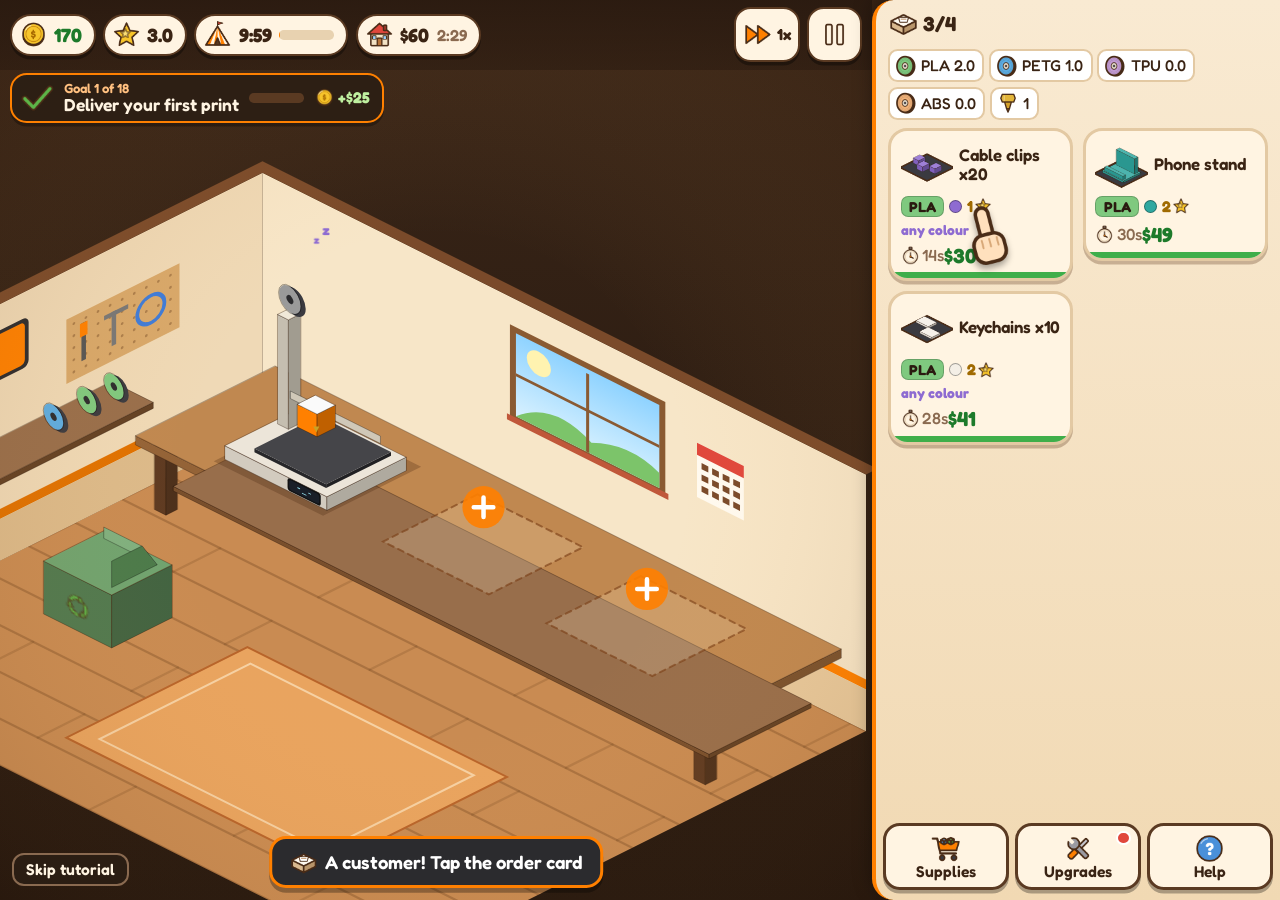
<file: index.html>
<!doctype html>
<html lang="en">
<head>
<meta charset="utf-8">
<meta name="viewport" content="width=device-width, initial-scale=1, viewport-fit=cover, user-scalable=no">
<meta name="theme-color" content="#2a1a10">
<meta name="description" content="Bonsai Lab: run a tiny cozy 3D-printing shop against the clock. Fix clogged nozzles, keep customers happy, make it to the expo.">
<title>Bonsai Lab</title>
<link rel="icon" href="icons/icon.svg">
<link rel="stylesheet" href="style.css">
</head>
<body>
<div id="app">
  <canvas id="cv"></canvas>

  <!-- in-season HUD -->
  <div id="hud" class="hidden">
    <div class="topbar" id="topbar">
      <span class="chip money" title="Money"><i data-ic="coin"></i><b id="hMoney">0</b></span>
      <span class="chip" title="Shop rating"><i data-ic="star"></i><b id="hRating">3.0</b></span>
      <span class="chip timer" title="Time until the expo"><i data-ic="expo"></i><b id="hTime">10:00</b><i class="tbar"><i id="hTimeBar"></i></i></span>
      <span class="chip rent" id="hRentChip" title="Next rent"><i data-ic="house"></i><b id="hRent">$60</b><small id="hRentT">2:30</small></span>
      <span class="grow"></span>
      <button class="round" id="btnSpeed" aria-label="Speed"><i data-ic="fast"></i><small id="speedTxt">1x</small></button>
      <button class="round" id="btnPause" aria-label="Pause"><i data-ic="pause"></i></button>
    </div>
    <div id="goalBar" class="goalbar hidden"><i id="goalIc" class="gic"></i><span class="gtxt"><small id="goalN">Goal 1</small><b id="goalTxt"></b></span><span class="gprog"><i id="goalProg"></i></span><span class="grew" id="goalRew"></span></div>
    <div id="tray">
      <div class="tray-head">
        <span class="th-title"><i data-ic="inbox"></i><b id="ordCount">0</b></span>
        <div class="inv" id="inv"></div>
      </div>
      <div id="orders" class="orders"></div>
      <div class="actions">
        <button class="act" id="btnShop"><i data-ic="cart"></i><small>Supplies</small></button>
        <button class="act" id="btnUps"><i data-ic="tools"></i><small>Upgrades</small><i class="dot hidden" id="dotUps"></i></button>
        <button class="act" id="btnHelp"><i data-ic="help"></i><small>Help</small></button>
      </div>
    </div>
    <div id="hint" class="hidden"></div>
    <div id="pointer" class="hidden"><i data-ic="hand"></i></div>
    <button id="skipTut" class="hidden">Skip tutorial</button>
  </div>

  <!-- between seasons -->
  <div id="home" class="hidden">
    <header class="hometop">
      <div class="logo"><span class="lg-b">Bonsai</span> <span class="lg-l">Lab</span></div>
      <div class="wallet"><span class="chip" title="Reputation"><i data-ic="medal"></i><b id="repTxt">0</b></span><span class="chip hidden" id="trophyChip" title="Trophies"><i data-ic="trophy"></i><b id="trophyTxt">0</b></span>
        <button class="round small" id="btnMusic" aria-label="Music"></button><button class="round small" id="btnSfx" aria-label="Sound effects"></button></div>
    </header>
    <section class="tab" id="tab-lab">
      <div class="spacer"></div>
      <div class="card home-card">
        <div class="homegoal hidden" id="homeGoal"></div>
        <div class="labline" id="labLine"></div>
        <button class="big-go" id="btnGo"><span id="goTxt">Start season</span><small id="goSub">~10 min, expo at the end</small></button>
        <div class="records" id="records"></div>
      </div>
    </section>
    <section class="tab hidden" id="tab-research">
      <div class="maphead"><b><i data-ic="flask"></i> Research</b><span>Spend Reputation <i data-ic="medal"></i>. Kept between seasons.</span></div>
      <div class="mapwrap" id="resMap"></div>
    </section>
    <section class="tab hidden" id="tab-labs">
      <div class="maphead"><b><i data-ic="map"></i> Your labs</b><span id="labsSub">Move up to a bigger lab to prestige.</span></div>
      <div class="mapwrap" id="labMap"></div>
    </section>
    <section class="tab hidden" id="tab-more">
      <div class="card settings" id="helpCard"></div>
    </section>
    <nav class="tabs">
      <button data-tab="lab" class="on"><i data-ic="garage"></i><small>Lab</small></button>
      <button data-tab="research"><i data-ic="flask"></i><small>Research</small><i class="dot hidden" id="dotRes"></i></button>
      <button data-tab="labs"><i data-ic="map"></i><small>Labs</small><i class="dot hidden" id="dotLabs"></i></button>
      <button data-tab="more"><i data-ic="gear"></i><small>More</small></button>
    </nav>
  </div>

  <div id="sheet" class="modal hidden"><div class="sheet card" id="sheetCard"></div></div>
  <div id="alert" class="modal hidden"><div class="alertcard" id="alertCard"></div></div>
  <div id="pauseMenu" class="modal hidden"><div class="card pausecard" id="pauseCard"></div></div>
  <div id="summary" class="modal hidden"><div class="card" id="sumCard"></div></div>
  <div id="goalPop" class="hidden"></div>
  <div id="toast"></div>
  <div id="boot"><div class="bootlogo"><span class="lg-b">Bonsai</span> <span class="lg-l">Lab</span></div></div>
</div>
<script src="js/platform.js"></script>
<script src="js/data.js"></script>
<script src="js/core.js"></script>
<script src="js/models.js"></script>
<script src="js/icons.js"></script>
<script src="js/audio.js"></script>
<script src="js/render.js"></script>
<script src="js/maps.js"></script>
<script src="js/game.js"></script>
</body>
</html>
</file>
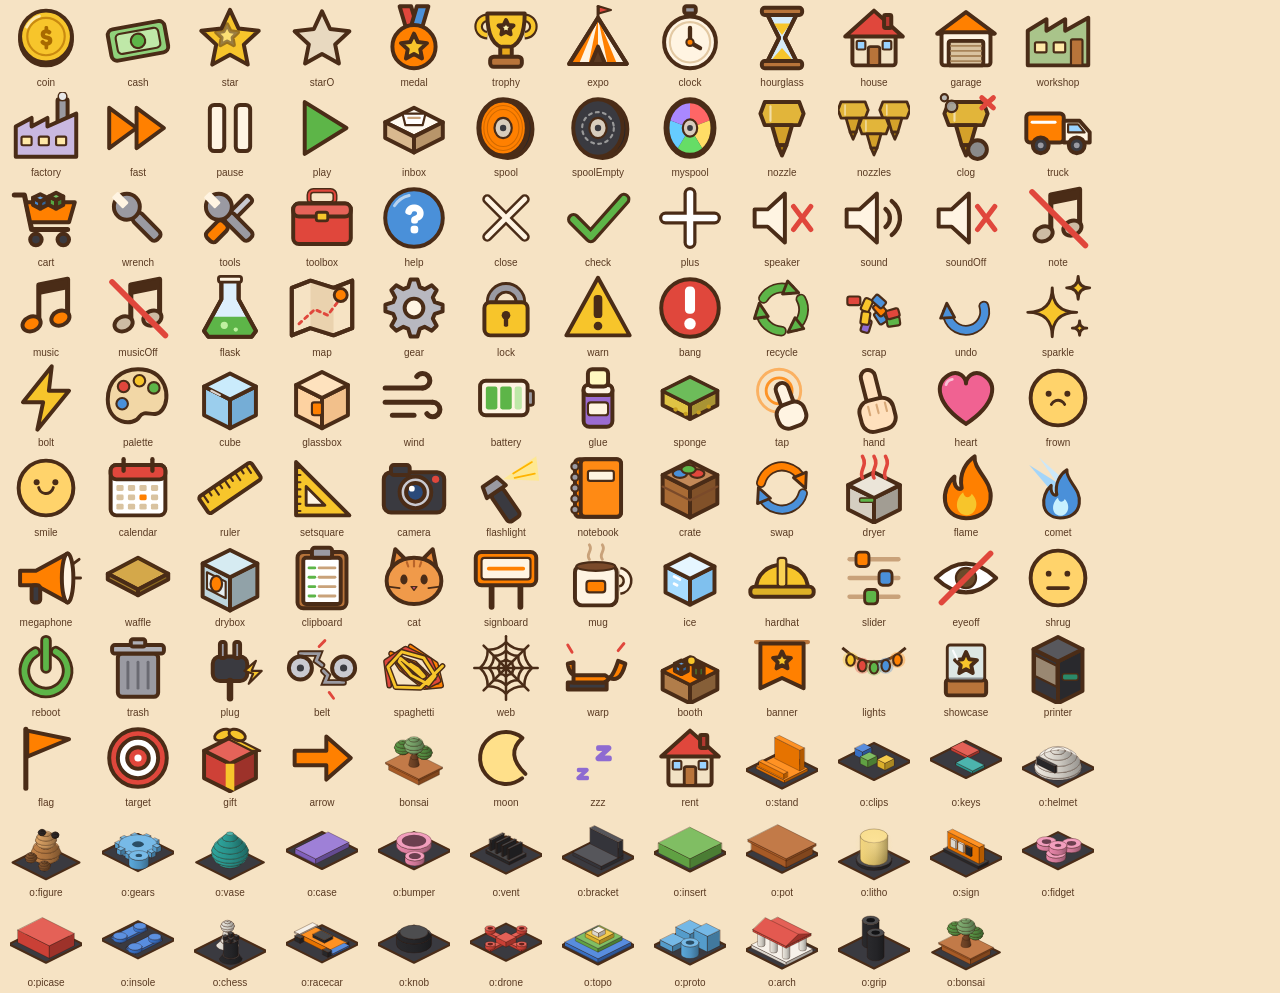
<file: tools/icon-sheet.html>
<!doctype html><html><head><meta charset="utf-8"><style>@font-face{font-family:Fredoka;src:url(../fonts/fredoka.woff)}body{margin:0;background:#f6e3c4;font:12px Fredoka,sans-serif}</style></head>
<body><canvas id="c"></canvas>
<script src="../js/models.js"></script><script src="../js/icons.js"></script>
<script>
document.fonts.load('900 40px Fredoka').then(() => {
  const names = BL.Icons.names().concat(['o:stand','o:clips','o:keys','o:helmet','o:figure','o:gears','o:vase','o:case','o:bumper','o:vent','o:bracket','o:insert','o:pot','o:litho','o:sign','o:fidget','o:picase','o:insole','o:chess','o:racecar','o:knob','o:drone','o:topo','o:proto','o:arch','o:grip','o:bonsai']);
  const S = +(new URLSearchParams(location.search).get('s') || 72), cols = 12, cw = S + 20, ch = S + 18;
  const c = document.getElementById('c'); c.width = cols * cw; c.height = Math.ceil(names.length / cols) * ch; const g = c.getContext('2d');
  names.forEach((n, i) => { const x = (i % cols) * cw, y = Math.floor(i / cols) * ch; BL.Icons.draw(g, n, x + cw / 2, y + S / 2 + 2, S); g.fillStyle = '#5a3a22'; g.textAlign = 'center'; g.fillText(n, x + cw / 2, y + S + 14); });
  document.title = 'done';
});
</script></body></html>
</file>
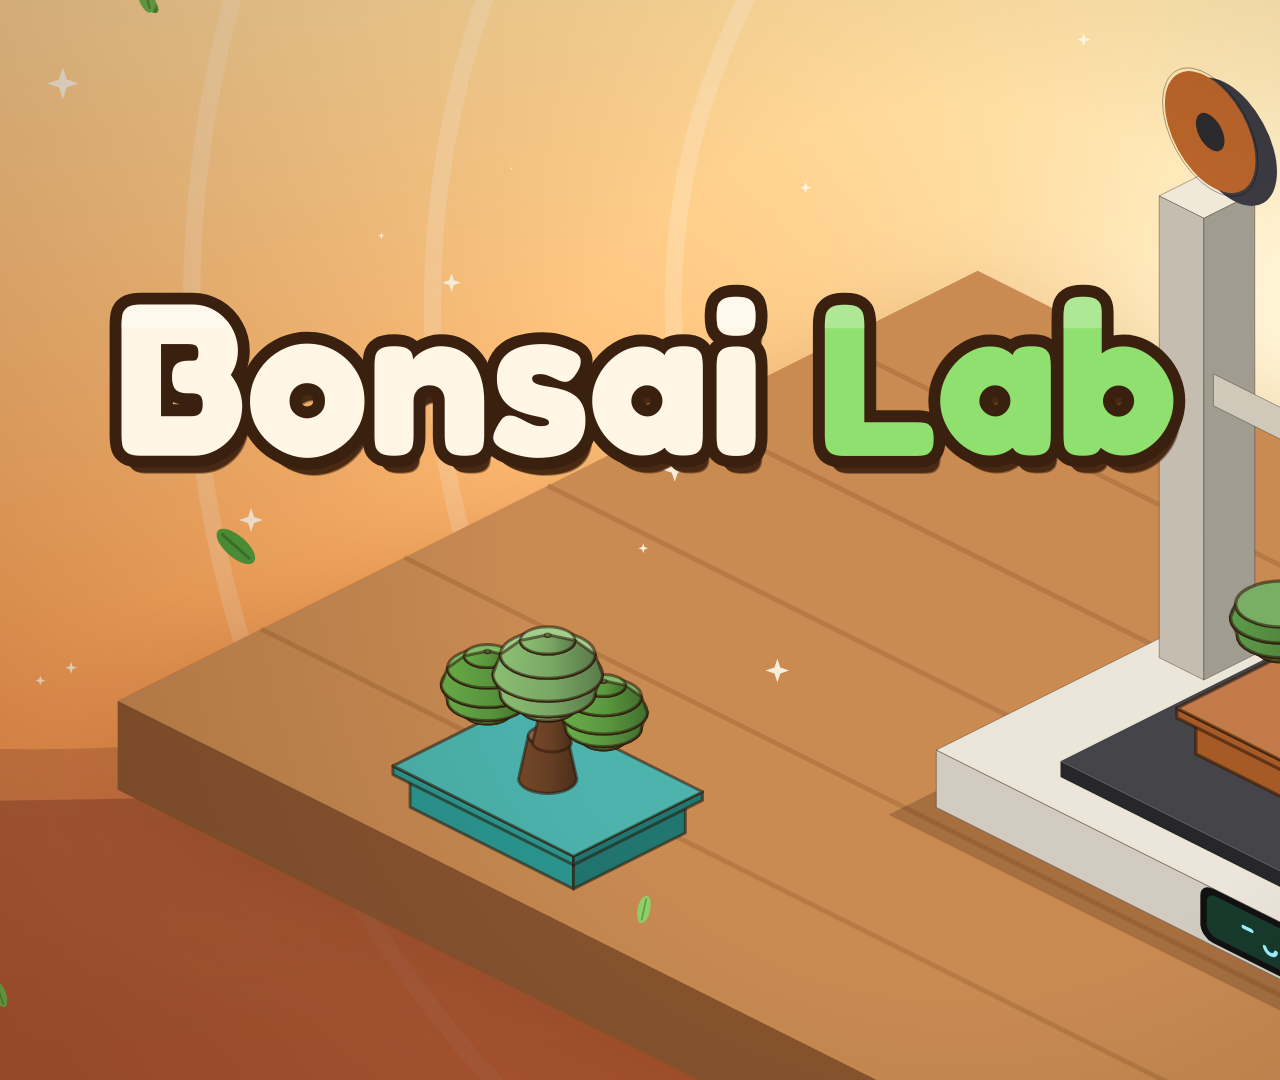
<file: tools/cover/cover.html>
<!doctype html>
<!-- Bonsai Lab cover art, drawn entirely in code (canvas). ?w=1920&h=1080[&t=seconds]
     A big friendly printer printing a bonsai on a workbench at golden hour, plus the title. Used by make-covers.js / make-videos.js. -->
<html><head><meta charset="utf-8"><style>
@font-face { font-family: 'Fredoka'; src: url('../../fonts/fredoka.woff') format('woff'); font-weight: 300 700; }
html, body { margin: 0; background: #000; overflow: hidden; } canvas { display: block; }
</style></head><body><canvas id="c"></canvas>
<script src="../../js/data.js"></script><script src="../../js/core.js"></script><script src="../../js/models.js"></script>
<script src="../../js/icons.js"></script><script src="../../js/render.js"></script>
<script>
const q = new URLSearchParams(location.search), W = +q.get('w') || 1920, H = +q.get('h') || 1080;
const cv = document.getElementById('c'); cv.width = W; cv.height = H; const g = cv.getContext('2d');
const R = BL.Render, MD = BL.Models;
function rnd(seed) { let s = seed; return () => (s = (s * 16807) % 2147483647) / 2147483647; }
function slab(cx, cy, k, w, d, h, top, left, right) { // iso box centred on its top-front corner area
  const P = (x, y, z) => [cx + (x - y) * k, cy + (x + y) * k / 2 - z * k];
  const f = (pts, c) => { g.beginPath(); pts.forEach((p, i) => (i ? g.lineTo(...p) : g.moveTo(...p))); g.closePath(); g.fillStyle = c; g.fill(); };
  f([P(0, 0, h), P(w, 0, h), P(w, d, h), P(0, d, h)], top);
  f([P(0, d, h), P(w, d, h), P(w, d, 0), P(0, d, 0)], left);
  f([P(w, 0, h), P(w, d, h), P(w, d, 0), P(w, 0, 0)], right);
  return P;
}
function leaf(x, y, s, a, c) { g.save(); g.translate(x, y); g.rotate(a); g.fillStyle = c; g.beginPath(); g.ellipse(0, 0, s, s * 0.45, 0, 0, 7); g.fill();
  g.strokeStyle = 'rgba(30,60,20,.35)'; g.lineWidth = Math.max(1, s * 0.12); g.beginPath(); g.moveTo(-s * 0.8, 0); g.lineTo(s * 0.8, 0); g.stroke(); g.restore(); }
function title(cx, cy, size, align) {
  g.textAlign = align || 'center'; g.textBaseline = 'alphabetic'; g.lineJoin = 'round';
  const parts = [['Bonsai ', '#fff6e6'], ['Lab', '#8fe06e']];
  g.font = `700 ${size}px Fredoka`;
  const tw = parts.reduce((a, [t]) => a + g.measureText(t).width, 0);
  let x = align === 'left' ? cx : cx - tw / 2; g.textAlign = 'left';
  const depth = Math.round(size * 0.085);
  for (const [t, col] of parts) {
    const w = g.measureText(t).width;
    for (let d = depth; d > 0; d--) { g.fillStyle = d === depth ? 'rgba(40,20,8,.45)' : '#4a2a14'; g.fillText(t, x + d * 0.35, cy + d); }
    g.strokeStyle = '#3a200e'; g.lineWidth = size * 0.11; g.strokeText(t, x, cy);
    g.fillStyle = col; g.fillText(t, x, cy);
    g.save(); g.beginPath(); g.rect(x - 10, cy - size, w + 20, size * 0.42); g.clip(); g.fillStyle = 'rgba(255,255,255,.28)'; g.fillText(t, x, cy); g.restore();
    x += w;
  }
  return tw;
}
function draw(t) {
  const L = W / H > 1.3 ? 'wide' : (W / H < 0.8 ? 'tall' : 'square');
  const u = Math.min(W, H * (L === 'wide' ? 1.0 : 1)) / 1080;
  // sky: golden hour
  const sk = g.createLinearGradient(0, 0, 0, H); sk.addColorStop(0, '#ffd99a'); sk.addColorStop(0.55, '#ffab5e'); sk.addColorStop(1, '#e8763a');
  g.fillStyle = sk; g.fillRect(0, 0, W, H);
  // printer anchor
  const px = L === 'wide' ? W * 0.7 : W * 0.47, py = L === 'wide' ? H * 0.56 : (L === 'tall' ? H * 0.64 : H * 0.66);
  const ps = (L === 'wide' ? 860 : L === 'tall' ? 560 : 470) * (L === 'wide' ? H / 1080 : W / 800);
  // sun glow
  const sun = g.createRadialGradient(px, py - ps * 0.35, ps * 0.05, px, py - ps * 0.35, ps * 1.2);
  sun.addColorStop(0, 'rgba(255,250,225,.95)'); sun.addColorStop(0.35, 'rgba(255,235,180,.55)'); sun.addColorStop(1, 'rgba(255,200,120,0)');
  g.fillStyle = sun; g.fillRect(0, 0, W, H);
  // soft rings of light
  g.strokeStyle = 'rgba(255,255,255,.18)'; for (let i = 1; i <= 3; i++) { g.lineWidth = ps * 0.02; g.beginPath(); g.arc(px, py - ps * 0.35, ps * (0.5 + i * 0.28), 0, 7); g.stroke(); }
  // distant hills
  const hill = (y0, amp, col, ph) => { g.fillStyle = col; g.beginPath(); g.moveTo(0, H); for (let x = 0; x <= W; x += 8) g.lineTo(x, y0 + Math.sin(x / W * 5 + ph) * amp + Math.sin(x / W * 13 + ph * 2) * amp * 0.3); g.lineTo(W, H); g.fill(); };
  hill(H * 0.66, H * 0.03, 'rgba(180,95,60,.45)', 1); hill(H * 0.74, H * 0.025, 'rgba(150,72,42,.55)', 3);
  // workbench under the printer, in the printer's own iso projection
  const K = ps / 2.7, OX = px - 0.05 * K, OY = py - ps * 0.12 + 0.225 * K;
  const P = (x, y, z) => [OX + (x - y) * K, OY + (x + y) * K / 2 - z * K];
  const f = (pts, c) => { g.beginPath(); pts.forEach((q, i) => (i ? g.lineTo(...q) : g.moveTo(...q))); g.closePath(); g.fillStyle = c; g.fill(); };
  const x0 = -1.5, x1 = 2.5, y0 = -0.4, y1 = 2.3, th = 0.28;
  g.save(); g.shadowColor = 'rgba(80,30,10,.35)'; g.shadowBlur = K * 0.4; g.shadowOffsetY = K * 0.2;
  f([P(x0, y0, 0), P(x1, y0, 0), P(x1, y1, 0), P(x0, y1, 0)], '#c98b52'); g.restore();
  f([P(x0, y1, 0), P(x1, y1, 0), P(x1, y1, -th), P(x0, y1, -th)], '#8a5530');
  f([P(x1, y0, 0), P(x1, y1, 0), P(x1, y1, -th), P(x1, y0, -th)], '#a8683c');
  g.strokeStyle = 'rgba(110,60,25,.22)'; g.lineWidth = Math.max(1, K * 0.015);
  for (let i = 1; i < 6; i++) { const yy = y0 + i * (y1 - y0) / 6; g.beginPath(); g.moveTo(...P(x0, yy, 0)); g.lineTo(...P(x1, yy, 0)); g.stroke(); }
  // a finished bonsai on the bench, a spool lying flat, then the printer (the game's own Sprout art) printing another bonsai
  const fb = L === 'wide' ? P(-0.45, 2.0, 0) : P(1.6, 2.15, 0), drawFb = () => MD.draw(g, 'bonsai', ['#2FA8A0', '#6bb34a'], fb[0], fb[1], K * (L === 'wide' ? 0.27 : 0.22), 1, { time: t });
  if (L === 'wide') drawFb();
  const frac = 0.8 + 0.04 * Math.sin(t * 0.6);
  R.hero(g, 'sprout', px, py - ps * 0.12, ps, { tpl: 'bonsai', frac, time: t, ms: 0.3 });
  if (L === 'tall') drawFb();
  const sp = L === 'wide' ? P(2.0, 1.9, 0) : P(-0.25, 0.75, 0); const rr = K * 0.3;
  g.fillStyle = '#2a5ea8'; g.beginPath(); g.ellipse(sp[0], sp[1], rr, rr * 0.5, 0, 0, 7); g.fill();
  g.fillStyle = '#3D7BD9'; g.beginPath(); g.ellipse(sp[0], sp[1] - K * 0.1, rr, rr * 0.5, 0, 0, 7); g.fill();
  g.fillStyle = '#5b95ea'; g.beginPath(); g.ellipse(sp[0], sp[1] - K * 0.1, rr * 0.8, rr * 0.4, 0, 0, 7); g.fill();
  g.fillStyle = '#f4efe6'; g.beginPath(); g.ellipse(sp[0], sp[1] - K * 0.1, rr * 0.25, rr * 0.125, 0, 0, 7); g.fill();
  // drifting leaves + little sparkles
  const r = rnd(7);
  for (let i = 0; i < 26; i++) {
    const x0 = r() * W, y0 = r() * H, s = (6 + r() * 12) * u * (W / 1920 > 0.6 ? 1.4 : 1.6), sp2 = 6 + r() * 14;
    const x = (x0 + t * sp2 * 2 * u) % W, y = (y0 + t * sp2 * u + Math.sin(t + i) * 8 * u) % H;
    const d = Math.hypot(x - px, y - py); if (d < ps * 0.75) continue;
    leaf(x, y, s, r() * 6 + t * 0.4, ['#6bb34a', '#8fd36a', '#4f9a3a'][i % 3]);
  }
  g.fillStyle = 'rgba(255,255,240,.85)';
  for (let i = 0; i < 18; i++) { const x = r() * W, y = r() * H * 0.7, s = (2 + r() * 4) * u * 1.4 * (0.6 + 0.4 * Math.sin(t * 2 + i)); g.beginPath(); g.moveTo(x, y - s * 2); g.lineTo(x + s * 0.5, y - s * 0.5); g.lineTo(x + s * 2, y); g.lineTo(x + s * 0.5, y + s * 0.5); g.lineTo(x, y + s * 2); g.lineTo(x - s * 0.5, y + s * 0.5); g.lineTo(x - s * 2, y); g.lineTo(x - s * 0.5, y - s * 0.5); g.fill(); }
  // vignette
  const vg = g.createRadialGradient(W / 2, H / 2, Math.min(W, H) * 0.4, W / 2, H / 2, Math.max(W, H) * 0.75);
  vg.addColorStop(0, 'rgba(0,0,0,0)'); vg.addColorStop(1, 'rgba(90,30,10,.35)'); g.fillStyle = vg; g.fillRect(0, 0, W, H);
  // title
  if (L === 'wide') title(W * 0.06, H * 0.42, H * 0.2, 'left') ;
  else if (L === 'tall') title(W / 2, H * 0.16, W * 0.165);
  else title(W / 2, H * 0.19, W * 0.15);
}
window.drawCover = (t) => draw(t || 0);
document.fonts.load('700 40px Fredoka').then(() => { draw(+q.get('t') || 0); window.coverReady = true; });
</script></body></html>
</file>
<file: style.css>
/* Bonsai Lab - warm, cozy, chunky UI. Cream cards, cocoa ink, papaya accents. Icons are drawn in code (js/icons.js). */
@font-face { font-family: 'Fredoka'; src: url('fonts/fredoka.woff') format('woff'); font-weight: 300 700; font-display: swap; }
:root { --bg: #2a1a10; --cream: #fff4e2; --cream2: #f6e3c4; --ink: #3a2414; --dim: #8a6a50; --papaya: #FF8000; --papaya2: #ff9a33; --green: #3fae4a; --red: #e0473c; --line: #c9a27a; --trayW: 340px; }
* { box-sizing: border-box; -webkit-tap-highlight-color: transparent; }
html, body { margin: 0; height: 100%; background: var(--bg); color: var(--ink); font-family: 'Fredoka', 'Trebuchet MS', system-ui, -apple-system, 'Segoe UI', sans-serif; font-weight: 500; overflow: hidden; overscroll-behavior: none; user-select: none; -webkit-user-select: none; -webkit-touch-callout: none; }
#app { position: fixed; inset: 0; overflow: hidden; }
#cv { position: absolute; inset: 0; width: 100%; height: 100%; display: block; touch-action: none; }
.hidden { display: none !important; }
button { font: inherit; color: inherit; cursor: pointer; border: none; background: none; touch-action: manipulation; }
b { font-weight: 700; }
.ic { display: inline-block; width: 1.35em; height: 1.35em; background: center / contain no-repeat; vertical-align: -0.3em; flex: none; }
.chip { display: inline-flex; align-items: center; gap: 5px; padding: 4px 10px 4px 6px; border-radius: 999px; background: var(--cream); border: 2px solid #5a3a22; font-size: 16px; white-space: nowrap; box-shadow: 0 3px 0 rgba(0,0,0,.35); }
.chip .ic { width: 24px; height: 24px; }
.round { position: relative; min-width: 46px; height: 46px; border-radius: 14px; background: var(--cream); border: 2px solid #5a3a22; font-size: 16px; box-shadow: 0 3px 0 rgba(0,0,0,.35); display: inline-flex; align-items: center; justify-content: center; gap: 2px; padding: 0 6px; }
.round .ic { width: 26px; height: 26px; }
.round small { font-size: 13px; font-weight: 700; }
.round.small { min-width: 40px; height: 40px; }
.round.small .ic { width: 24px; height: 24px; }
.round.off { opacity: .55; }
.round:active, .act:active, .btn:active, .ocard:active, .big-go:active, .opt:active { transform: translateY(2px); box-shadow: 0 1px 0 rgba(0,0,0,.35); }
.dot { position: absolute; top: 4px; right: 6px; width: 12px; height: 12px; border-radius: 50%; background: var(--red); border: 2px solid #fff; }

/* ---------- HUD ---------- */
#hud { position: absolute; inset: 0; pointer-events: none; }
#hud > * { pointer-events: auto; }
.topbar { position: absolute; left: 0; right: 0; top: 0; display: flex; flex-wrap: wrap; align-items: center; gap: 6px; padding: calc(6px + env(safe-area-inset-top)) 8px 6px; background: linear-gradient(rgba(42,26,16,.92), rgba(42,26,16,.55)); }
.topbar .grow { flex: 1; }
.chip.money b { color: #1d7a2a; }
.chip.timer { gap: 6px; }
.tbar { display: inline-block; width: 46px; height: 8px; border-radius: 4px; background: #e8d2b0; overflow: hidden; }
.tbar i { display: block; height: 100%; width: 0; background: var(--papaya); }
.chip.rent small { color: var(--dim); font-weight: 600; margin-left: 2px; }
.chip.rent.warn { background: #ffe1d6; border-color: var(--red); animation: pulse .6s infinite alternate; }
.chip.rent.due b { color: var(--red); }
.chip.bump { animation: bump .35s ease-out; }
@keyframes bump { 30% { transform: scale(1.18); } 100% { transform: scale(1); } }
@keyframes pulse { from { transform: scale(1); } to { transform: scale(1.06); } }

.goalbar { position: absolute; left: 8px; top: 60px; max-width: min(460px, calc(100% - 16px)); display: flex; align-items: center; gap: 8px; padding: 4px 10px 4px 6px; border-radius: 14px; background: rgba(43,30,20,.88); border: 2px solid var(--papaya); color: #fff4e2; box-shadow: 0 3px 0 rgba(0,0,0,.3); }
.goalbar .gic { width: 30px; height: 30px; flex: none; }
.goalbar .gtxt { display: flex; flex-direction: column; line-height: 1.05; min-width: 0; }
.goalbar .gtxt small { font-size: 11px; color: #ffc080; font-weight: 600; }
.goalbar .gtxt b { font-size: 14.5px; font-weight: 600; white-space: nowrap; overflow: hidden; text-overflow: ellipsis; }
.goalbar .gprog { width: 46px; height: 8px; border-radius: 4px; background: #5a3a22; overflow: hidden; flex: none; }
.goalbar .gprog i { display: block; height: 100%; width: 0; background: var(--green); transition: width .3s; }
.goalbar .grew { font-size: 13px; font-weight: 700; color: #bff0a0; white-space: nowrap; display: inline-flex; align-items: center; gap: 2px; }
.goalbar .grew .ic { width: 18px; height: 18px; }
.goalbar.flash { animation: gflash .8s ease-out; }
@keyframes gflash { 0% { transform: scale(1); } 25% { transform: scale(1.08); background: #3fae4a; } 100% { transform: scale(1); } }

#tray { position: absolute; left: 0; right: 0; bottom: 0; height: 36%; max-height: 330px; min-height: 226px; display: flex; flex-direction: column; background: linear-gradient(#f9ead2, #f1d9b3); border-top: 4px solid var(--papaya); border-radius: 18px 18px 0 0; box-shadow: 0 -4px 16px rgba(0,0,0,.35); padding-bottom: env(safe-area-inset-bottom); }
.tray-head { display: flex; align-items: center; gap: 8px; padding: 7px 10px 3px; }
.th-title { font-size: 17px; white-space: nowrap; display: inline-flex; align-items: center; gap: 3px; }
.th-title .ic { width: 26px; height: 26px; }
.inv { display: flex; gap: 4px; overflow-x: auto; scrollbar-width: none; flex: 1; justify-content: flex-start; }
.inv::-webkit-scrollbar { display: none; }
.inv span { display: inline-flex; align-items: center; gap: 3px; font-size: 13px; background: #fff; border-radius: 8px; padding: 2px 6px 2px 3px; border: 2px solid #e3c9a3; white-space: nowrap; cursor: pointer; }
.inv span .ic { width: 20px; height: 20px; }
.inv span.low { border-color: var(--red); background: #ffe8e2; }
.orders { flex: 1; min-height: 0; display: grid; grid-auto-flow: column; grid-auto-columns: 150px; align-items: start; align-content: start; gap: 8px; overflow-x: auto; overflow-y: hidden; padding: 4px 10px 6px; scroll-snap-type: x proximity; }
.orders .empty { grid-column: 1 / -1; align-self: center; text-align: center; color: var(--dim); font-size: 15px; width: calc(100vw - 30px); padding-top: 16px; }
.ocard { position: relative; scroll-snap-align: start; display: flex; flex-direction: column; gap: 4px; text-align: left; background: var(--cream); border: 3px solid #e3c9a3; border-radius: 16px; padding: 6px 8px 9px; box-shadow: 0 3px 0 rgba(90,50,20,.3); overflow: hidden; height: auto; }
.ocard.sel { border-color: var(--papaya); background: #fff; box-shadow: 0 0 0 3px rgba(255,128,0,.35), 0 3px 0 rgba(90,50,20,.3); transform: translateY(-2px); }
.ocard.cant { opacity: .78; }
.ocard.new { animation: cardin .35s ease-out; }
@keyframes cardin { from { transform: translateY(14px) scale(.9); opacity: 0; } to { transform: none; opacity: 1; } }
.ocard .top { display: flex; align-items: center; gap: 5px; }
.ocard .oi { width: 44px; height: 44px; flex: none; }
.ocard .on { font-size: 14px; font-weight: 600; line-height: 1.1; }
.ocard .row { display: flex; flex-wrap: wrap; gap: 4px; align-items: center; }
.tag { font-size: 12px; font-weight: 700; padding: 1px 6px; border-radius: 6px; color: #2a1a10; border: 1px solid rgba(0,0,0,.2); }
.cdots { display: inline-flex; gap: 2px; }
.cdots i { width: 11px; height: 11px; border-radius: 50%; border: 1px solid rgba(0,0,0,.35); }
.qtag { font-size: 13px; font-weight: 700; color: #a06a00; display: inline-flex; align-items: center; gap: 1px; }
.qtag .ic { width: 15px; height: 15px; }
.ocard .money { display: flex; justify-content: space-between; align-items: center; font-size: 13.5px; }
.ocard .money span { display: inline-flex; align-items: center; gap: 2px; color: var(--dim); }
.ocard .money .ic { width: 16px; height: 16px; }
.ocard .money b { color: #1d7a2a; font-size: 17px; }
.ocard .wait { position: absolute; left: 0; bottom: 0; height: 5px; background: var(--green); }
.ocard .wait.low { background: var(--red); }
.ocard .any { font-size: 11.5px; color: #8e6bd1; font-weight: 700; }
.ocard .need { font-size: 11.5px; color: var(--red); font-weight: 600; display: inline-flex; align-items: center; gap: 2px; }
.actions { display: flex; gap: 8px; padding: 4px 10px 9px; }
.act { position: relative; flex: 1; height: 52px; border-radius: 16px; background: var(--cream); border: 3px solid #5a3a22; box-shadow: 0 3px 0 rgba(0,0,0,.3); display: flex; align-items: center; justify-content: center; gap: 6px; }
.act .ic { width: 30px; height: 30px; }
.act small { font-size: 15px; font-weight: 600; }
#hint { position: absolute; left: 50%; transform: translateX(-50%); top: 64px; max-width: 92%; background: #2b2b2e; color: #fff; border: 3px solid var(--papaya); border-radius: 14px; padding: 7px 14px; font-size: 15.5px; font-weight: 600; text-align: center; box-shadow: 0 4px 0 rgba(0,0,0,.3); pointer-events: none !important; animation: bob 1.2s infinite alternate ease-in-out; display: flex; align-items: center; gap: 6px; }
#hint .ic { width: 24px; height: 24px; }
@keyframes bob { from { margin-top: 0; } to { margin-top: 5px; } }
#pointer { position: absolute; width: 64px; height: 64px; pointer-events: none !important; z-index: 8; filter: drop-shadow(0 4px 3px rgba(0,0,0,.35)); transition: left .35s ease, top .35s ease; }
#pointer .ic { width: 64px; height: 64px; animation: press 1s infinite ease-in-out; transform-origin: 40% 10%; }
@keyframes press { 0%, 100% { transform: translate(0, 0) scale(1); } 50% { transform: translate(-4px, -10px) scale(1.05); } }
#skipTut { position: absolute; font-size: 13px; font-weight: 600; color: #fff4e2; background: rgba(43,30,20,.8); border: 2px solid #8a6a50; border-radius: 10px; padding: 4px 10px; z-index: 7; }

/* landscape / wide: tray on the right */
body.wide { --trayW: clamp(270px, 30vw, 340px); }
body.wide #tray { left: auto; top: 0; width: var(--trayW); height: auto; max-height: none; min-height: 0; border-radius: 18px 0 0 18px; border-top: none; border-left: 4px solid var(--papaya); padding-top: env(safe-area-inset-top); }
body.wide .topbar { right: var(--trayW); }
body.wide .orders { grid-auto-flow: row; grid-auto-columns: auto; grid-template-columns: repeat(auto-fill, minmax(124px, 1fr)); grid-auto-rows: max-content; overflow-y: auto; overflow-x: hidden; }
body.wide .orders .empty { width: auto; padding: 30px 0; }
body.wide .tray-head { flex-wrap: wrap; }
body.wide .inv { flex-wrap: wrap; justify-content: flex-start; flex-basis: 100%; }
body.wide #hint, body.wide #pausedBadge { left: calc(50% - var(--trayW) / 2); }
body.wide .goalbar { max-width: min(460px, calc(100% - var(--trayW) - 16px)); }
@media (max-width: 520px) {
  .topbar { gap: 4px; padding-left: 5px; padding-right: 5px; flex-wrap: nowrap; }
  .topbar .chip { font-size: 14.5px; padding: 3px 6px 3px 4px; gap: 3px; }
  .topbar .chip .ic { width: 21px; height: 21px; }
  .topbar .tbar { display: none; }
  .topbar .round { min-width: 40px; height: 40px; padding: 0 4px; }
  .chip.rent small { font-size: 11px; }
}
body.wide.short .topbar { gap: 4px; padding-left: 5px; padding-right: 5px; flex-wrap: nowrap; }
body.wide.short .topbar .chip { font-size: 14.5px; padding: 3px 6px 3px 4px; gap: 3px; }
body.wide.short .topbar .chip .ic { width: 21px; height: 21px; }
body.wide.short .topbar .tbar { display: none; }
body.wide.short .topbar .round { min-width: 40px; height: 40px; padding: 0 4px; }
body.wide.short .chip.rent small { font-size: 11px; }
body.short .ocard .on { font-size: 13px; }
body.short .act { height: 44px; }
body.short .act .ic { width: 26px; height: 26px; }
body.short .goalbar .gtxt b { font-size: 13.5px; }

/* ---------- modals ---------- */
.modal { position: absolute; inset: 0; background: rgba(30,15,5,.45); display: flex; align-items: flex-end; justify-content: center; z-index: 10; }
.card { background: var(--cream); border: 3px solid #5a3a22; border-radius: 20px; padding: 14px; box-shadow: 0 6px 0 rgba(0,0,0,.35); }
.sheet { width: min(560px, 100%); max-height: 86%; overflow-y: auto; border-radius: 22px 22px 0 0; border-bottom: none; padding-bottom: calc(16px + env(safe-area-inset-bottom)); animation: sheetin .22s ease-out; }
@keyframes sheetin { from { transform: translateY(40px); opacity: .4; } to { transform: none; opacity: 1; } }
body.wide .modal { align-items: center; }
body.wide .sheet { width: min(760px, 94%); border-radius: 22px; border-bottom: 3px solid #5a3a22; max-height: 92%; }
.sheet h2 { margin: 0 0 6px; font-size: 22px; font-weight: 700; display: flex; align-items: center; gap: 8px; }
.sheet h2 > .ic { width: 34px; height: 34px; }
.sheet h2 .x { margin-left: auto; }
.sheet h3 { margin: 12px 0 6px; font-size: 16px; color: var(--dim); display: flex; align-items: center; gap: 6px; }
.sheet h3 .ic { width: 22px; height: 22px; }
.sheet p { margin: 6px 0; font-size: 15px; line-height: 1.35; }
p .ic, .small .ic, small .ic { width: 18px; height: 18px; vertical-align: -0.25em; }
.btn { display: inline-flex; align-items: center; justify-content: center; gap: 6px; min-height: 50px; padding: 8px 14px; border-radius: 14px; background: var(--papaya); color: #fff; font-weight: 700; font-size: 17px; border: 3px solid #a04a00; box-shadow: 0 3px 0 rgba(0,0,0,.3); }
.btn .ic { width: 26px; height: 26px; }
.btn.alt { background: #fff; color: var(--ink); border-color: #c9a27a; }
.btn.green { background: var(--green); border-color: #226b2a; }
.btn.danger { background: var(--red); border-color: #8a2a20; }
.btn[disabled], .opt[disabled] { opacity: .45; filter: grayscale(.6); cursor: default; }
.btn small { font-weight: 500; opacity: .9; }
.row2 { display: flex; gap: 8px; flex-wrap: wrap; }
.row2 > * { flex: 1; }
.meter { height: 14px; border-radius: 7px; background: #ead2ae; overflow: hidden; border: 2px solid #c9a27a; }
.meter i { display: block; height: 100%; background: var(--green); }
.meter i.mid { background: #e0b000; } .meter i.low { background: var(--red); }
.pinfo { display: flex; gap: 12px; align-items: center; }
.pinfo canvas { flex: none; background: radial-gradient(#fff, #f3dfbf); border-radius: 16px; border: 2px solid #e3c9a3; }
.stats { display: flex; flex-wrap: wrap; gap: 5px; margin-top: 4px; }
.stats span { font-size: 13.5px; background: #fff; border-radius: 8px; padding: 2px 7px 2px 3px; border: 2px solid #e3c9a3; display: inline-flex; align-items: center; gap: 3px; }
.stats .ic { width: 20px; height: 20px; }
.qlist { display: flex; flex-direction: column; gap: 6px; }
.qitem { display: flex; align-items: center; gap: 8px; background: #fff; border: 2px solid #e3c9a3; border-radius: 12px; padding: 6px 8px; font-size: 14px; }
.qitem .qi { width: 42px; height: 42px; }
.qitem .grow { flex: 1; }
.qitem .pbar { height: 8px; background: #ead2ae; border-radius: 4px; overflow: hidden; margin-top: 3px; }
.qitem .pbar i { display: block; height: 100%; background: var(--papaya); }
.shopgrid { display: grid; grid-template-columns: repeat(auto-fill, minmax(150px, 1fr)); gap: 8px; }
.shopitem { display: flex; flex-direction: column; gap: 4px; background: #fff; border: 2px solid #e3c9a3; border-radius: 14px; padding: 8px; font-size: 13.5px; }
.shopitem .si { display: flex; align-items: center; gap: 6px; }
.shopitem .si .ic { width: 36px; height: 36px; }
.shopitem .si b { font-size: 17px; }
.shopitem .btn { min-height: 44px; font-size: 16px; }
.pbuy { display: grid; grid-template-columns: repeat(auto-fill, minmax(160px, 1fr)); gap: 8px; }
.pbuy .shopitem canvas { align-self: center; }

/* ---------- problem popup: "Hey, I have this issue!" ---------- */
#alert { align-items: center; background: radial-gradient(rgba(224,71,60,.28), rgba(30,15,5,.55)); z-index: 12; }
#alert.flash { animation: redflash .5s ease-out; }
@keyframes redflash { 0% { background-color: rgba(255,60,40,.55); } 100% { background-color: rgba(0,0,0,0); } }
.alertcard { width: min(460px, 94%); background: var(--cream); border: 4px solid var(--red); border-radius: 22px; padding: 12px 14px 14px; box-shadow: 0 8px 0 rgba(0,0,0,.35), 0 0 0 6px rgba(224,71,60,.25); animation: popshake .6s cubic-bezier(.2,1.4,.4,1); max-height: 96%; overflow-y: auto; }
@keyframes popshake { 0% { transform: scale(.4) rotate(-6deg); opacity: 0; } 45% { transform: scale(1.06) rotate(2deg); opacity: 1; } 60% { transform: scale(1) rotate(-2deg); } 75% { transform: rotate(1.5deg); } 100% { transform: none; } }
.ahead { display: flex; gap: 10px; align-items: center; }
.ahead canvas { flex: none; background: radial-gradient(#fff, #f3dfbf); border-radius: 50%; border: 3px solid var(--red); animation: wobble .5s 3 ease-in-out; }
@keyframes wobble { 0%, 100% { transform: rotate(0); } 25% { transform: rotate(-8deg); } 75% { transform: rotate(8deg); } }
.hey { position: relative; flex: 1; background: #fff; border: 3px solid var(--red); border-radius: 18px; padding: 8px 12px; animation: bubpop .45s .12s both cubic-bezier(.2,1.6,.4,1); }
.hey:before { content: ''; position: absolute; left: -13px; top: 22px; border: 10px solid transparent; border-right-color: var(--red); border-left: 0; }
@keyframes bubpop { from { transform: scale(.3); opacity: 0; } to { transform: none; opacity: 1; } }
.hey .who { font-size: 13px; font-weight: 600; color: var(--dim); }
.hey .heyt { display: block; font-size: 25px; font-weight: 700; color: var(--red); line-height: 1.05; letter-spacing: .2px; }
.hey .say { font-size: 15px; line-height: 1.25; margin-top: 2px; }
.atitle { font-size: 19px; font-weight: 700; margin: 10px 2px 8px; display: flex; gap: 8px; align-items: center; }
.atitle .ic { width: 40px; height: 40px; animation: jiggle 1.2s infinite; }
@keyframes jiggle { 0%, 80%, 100% { transform: none; } 85% { transform: rotate(-10deg) scale(1.1); } 92% { transform: rotate(10deg) scale(1.1); } }
.opts { display: flex; flex-direction: column; gap: 8px; }
.opt { display: flex; align-items: center; gap: 10px; min-height: 58px; text-align: left; background: #fff; border: 3px solid #e3c9a3; border-radius: 16px; padding: 6px 12px; box-shadow: 0 3px 0 rgba(90,50,20,.25); animation: optin .35s both ease-out; }
.opt:nth-child(2) { animation-delay: .07s; } .opt:nth-child(3) { animation-delay: .14s; }
@keyframes optin { from { transform: translateX(-18px); opacity: 0; } to { transform: none; opacity: 1; } }
.opt:not([disabled]):hover { border-color: var(--papaya); }
.opt.best { border-color: var(--green); box-shadow: 0 0 0 3px rgba(63,174,74,.3), 0 3px 0 rgba(90,50,20,.25); }
.opt .oi { width: 40px; height: 40px; }
.opt b { display: block; font-size: 16.5px; font-weight: 600; }
.opt small { font-size: 13.5px; color: var(--dim); }
.later { margin-top: 10px; width: 100%; }
.pending { margin-top: 10px; font-size: 14px; font-weight: 600; color: var(--red); text-align: center; }

/* ---------- pause menu ---------- */
#pauseMenu { align-items: center; z-index: 11; }
.pausecard { width: min(360px, 92%); display: flex; flex-direction: column; gap: 10px; text-align: center; animation: sheetin .2s ease-out; }
.pausecard h2 { margin: 0; font-size: 26px; font-weight: 700; }
.pausecard .btn { width: 100%; }
.toggles { display: flex; gap: 8px; }
.toggles .btn { flex: 1; }
.btn.toggle.off { background: #ead9c0; color: var(--dim); border-color: #c9a27a; }

/* ---------- home ---------- */
#home { position: absolute; inset: 0; display: flex; flex-direction: column; }
.hometop { display: flex; align-items: center; justify-content: space-between; gap: 8px; padding: calc(10px + env(safe-area-inset-top)) 12px 10px; background: linear-gradient(rgba(42,26,16,.95), rgba(42,26,16,.5)); }
.logo, .bootlogo { font-size: 32px; font-weight: 700; letter-spacing: .5px; text-shadow: 0 3px 0 rgba(0,0,0,.5); white-space: nowrap; }
.lg-b { color: #fff4e2; } .lg-l { color: var(--papaya); }
.wallet { display: flex; gap: 6px; align-items: center; }
.tab { flex: 1; min-height: 0; display: flex; flex-direction: column; position: relative; }
.spacer { flex: 1; min-height: 60px; }
.home-card { margin: 0 auto 10px; width: min(520px, calc(100% - 20px)); display: flex; flex-direction: column; gap: 10px; }
.homegoal { display: flex; align-items: center; gap: 8px; background: #fff; border: 2px solid #e3c9a3; border-radius: 12px; padding: 6px 10px; font-size: 14.5px; }
.homegoal .ic { width: 30px; height: 30px; }
.labline { text-align: center; font-size: 16px; font-weight: 600; display: flex; align-items: center; justify-content: center; gap: 6px; }
.labline .ic { width: 28px; height: 28px; }
.big-go { display: flex; flex-direction: column; align-items: center; background: linear-gradient(#ff9a33, #ff7300); color: #fff; font-size: 30px; font-weight: 700; border: 4px solid #8a3a00; border-radius: 20px; padding: 10px; box-shadow: 0 5px 0 rgba(0,0,0,.35); text-shadow: 0 2px 0 rgba(0,0,0,.25); animation: pulse 1.3s infinite alternate; }
.big-go small { font-size: 14px; font-weight: 500; opacity: .95; }
.records { display: flex; flex-wrap: wrap; gap: 6px; justify-content: center; }
.records span { font-size: 13.5px; background: #fff; border: 2px solid #e3c9a3; border-radius: 8px; padding: 2px 8px 2px 4px; display: inline-flex; align-items: center; gap: 3px; }
.records .ic { width: 18px; height: 18px; }
.tabs { display: flex; background: #2a1a10; padding: 6px 6px calc(6px + env(safe-area-inset-bottom)); gap: 6px; }
.tabs button { position: relative; flex: 1; height: 58px; border-radius: 14px; color: #fff4e2; display: flex; flex-direction: column; align-items: center; justify-content: center; background: #3e2a1c; border: 2px solid #5a3a22; }
.tabs button .ic { width: 30px; height: 30px; }
.tabs button small { font-size: 13px; font-weight: 600; }
.tabs button.on { background: var(--papaya); border-color: #ffc080; }
.maphead { display: flex; flex-direction: column; align-items: center; gap: 2px; padding: 8px; color: #fff4e2; text-align: center; background: rgba(42,26,16,.75); }
.maphead b { font-size: 20px; font-weight: 700; display: inline-flex; align-items: center; gap: 6px; }
.maphead b .ic { width: 28px; height: 28px; }
.maphead span { font-size: 13.5px; opacity: .9; }
.maphead span .ic { width: 16px; height: 16px; }
.mapwrap { flex: 1; min-height: 0; overflow: auto; position: relative; background: radial-gradient(ellipse at 50% 30%, rgba(255,230,190,.92), rgba(240,210,170,.95)); }
.mapwrap.inrun { height: 56vh; border-radius: 16px; border: 2px solid #e3c9a3; }
.map-inner { position: relative; margin: 0 auto; }
.map-lines { position: absolute; left: 0; top: 0; pointer-events: none; }
.map-path { fill: none; stroke-width: 8; stroke-linecap: round; }
.map-path.on { stroke: var(--papaya); }
.map-path.next { stroke: #d9b98f; stroke-dasharray: 2 12; }
.map-path.off { stroke: #e4cfae; stroke-dasharray: 2 12; }
.map-label { position: absolute; transform: translate(-50%, -50%); font-size: 13px; font-weight: 700; color: #8a5a32; background: rgba(255,244,226,.9); border: 2px dashed #d9b98f; border-radius: 10px; padding: 1px 8px; white-space: nowrap; }
.node { position: absolute; transform: translate(-50%, -50%); width: 80px; min-height: 80px; border-radius: 22px; background: #fff; border: 4px solid #d9b98f; display: flex; flex-direction: column; align-items: center; justify-content: center; padding: 4px 2px 6px; box-shadow: 0 4px 0 rgba(90,50,20,.3); }
.node .ni { width: 38px; height: 38px; }
.node .nn { font-size: 11px; font-weight: 600; line-height: 1.05; text-align: center; }
.node .nb { position: absolute; bottom: -12px; left: 50%; transform: translateX(-50%); font-size: 12px; font-weight: 700; background: #2b2b2e; color: #fff; border-radius: 8px; padding: 0 6px; white-space: nowrap; display: inline-flex; align-items: center; gap: 2px; }
.node .nb .ic { width: 15px; height: 15px; }
.node.owned, .node.here, .node.done { background: #ffe2c2; border-color: var(--papaya); }
.node.owned .nb, .node.here .nb, .node.done .nb { background: var(--green); }
.node.buy { border-color: var(--green); animation: glow 1s infinite alternate; }
@keyframes glow { from { box-shadow: 0 4px 0 rgba(90,50,20,.3), 0 0 0 0 rgba(63,174,74,.0); } to { box-shadow: 0 4px 0 rgba(90,50,20,.3), 0 0 0 6px rgba(63,174,74,.35); } }
.node.buy .nb { background: var(--green); }
.node.poor .nb { background: #9a7a5a; }
.node.locked, .node.soon { opacity: .55; filter: grayscale(.7); }
.node.root { width: 90px; min-height: 90px; border-radius: 50%; }
.node.small { width: 70px; min-height: 70px; }
.node.small .ni { width: 32px; height: 32px; }
.node.sel { box-shadow: 0 0 0 5px rgba(255,128,0,.45), 0 4px 0 rgba(90,50,20,.3); }
.nodeinfo { margin-top: 10px; background: #fff; border: 2px solid #e3c9a3; border-radius: 14px; padding: 10px; display: flex; gap: 10px; align-items: center; }
.nodeinfo .big { width: 50px; height: 50px; }
.nodeinfo .txt { flex: 1; font-size: 14.5px; }
.nodeinfo .txt b { font-size: 17px; display: block; }
#tab-research .nodeinfo, #tab-labs .nodeinfo { margin: 8px; }
.settings { margin: 10px; overflow-y: auto; max-height: calc(100% - 20px); }
.settings h2 { margin: 6px 0; font-size: 19px; font-weight: 700; display: flex; align-items: center; gap: 6px; }
.settings h2 .ic { width: 28px; height: 28px; }
.settings p, .helpp { font-size: 14.5px; line-height: 1.4; margin: 6px 0; }
.helpp .ic { width: 20px; height: 20px; vertical-align: -0.3em; }
.small { font-size: 12.5px; color: var(--dim); }

/* summary */
#summary { align-items: center; }
#sumCard { width: min(460px, 94%); max-height: 94%; overflow-y: auto; text-align: center; animation: popshake .6s cubic-bezier(.2,1.4,.4,1); }
#sumCard h2 { margin: 2px 0 4px; font-size: 28px; font-weight: 700; display: flex; align-items: center; justify-content: center; gap: 8px; }
#sumCard h2 .ic { width: 44px; height: 44px; }
.bigrep { font-size: 46px; font-weight: 700; color: var(--papaya); text-shadow: 0 3px 0 rgba(0,0,0,.15); display: flex; align-items: center; justify-content: center; gap: 8px; }
.bigrep .ic { width: 48px; height: 48px; }
.sumgrid { display: grid; grid-template-columns: 1fr 1fr; gap: 6px; margin: 10px 0; }
.sumgrid span { background: #fff; border: 2px solid #e3c9a3; border-radius: 10px; padding: 5px; font-size: 14px; display: flex; align-items: center; gap: 4px; }
.sumgrid .ic { width: 22px; height: 22px; }

#goalPop { position: absolute; left: 50%; top: var(--gpTop, 60px); transform: translateX(-50%); z-index: 20; pointer-events: none; background: linear-gradient(#5dcf5a, #3fae4a); color: #fff; border: 3px solid #226b2a; border-radius: 18px; padding: 8px 18px 10px; text-align: center; box-shadow: 0 6px 0 rgba(0,0,0,.3); animation: goalin 2.4s ease-out forwards; white-space: nowrap; }
#goalPop small { display: block; font-size: 13px; font-weight: 600; opacity: .95; }
#goalPop b { font-size: 20px; display: inline-flex; align-items: center; gap: 6px; }
#goalPop .ic { width: 30px; height: 30px; }
@keyframes goalin { 0% { transform: translateX(-50%) scale(.3); opacity: 0; } 12% { transform: translateX(-50%) scale(1.12); opacity: 1; } 20% { transform: translateX(-50%) scale(1); } 80% { opacity: 1; transform: translateX(-50%) translateY(0); } 100% { opacity: 0; transform: translateX(-50%) translateY(-24px); } }
body.wide #goalPop { left: calc(50% - var(--trayW) / 2); }

#toast { position: absolute; left: 50%; top: 70px; transform: translate(-50%, -8px) scale(.9); opacity: 0; pointer-events: none; text-align: center; font-size: 16px; font-weight: 600; color: #fff; background: rgba(43,43,46,.92); border: 2px solid var(--papaya); border-radius: 14px; padding: 6px 14px; white-space: nowrap; transition: all .25s; z-index: 30; max-width: 90%; }
#toast .ic { width: 22px; height: 22px; }
#toast.show { opacity: 1; transform: translate(-50%, 0) scale(1); }
#toast small { display: block; font-size: 13px; font-weight: 500; opacity: .88; }
body.wide #toast { left: calc(50% - var(--trayW) / 2); }
#boot { position: absolute; inset: 0; z-index: 50; display: flex; align-items: center; justify-content: center; background: #2a1a10; transition: opacity .35s; }
#boot.gone { opacity: 0; pointer-events: none; }

/* UI scale with the viewport (set from JS as --z) so the HUD reads well from 800x450 iframes up to 1080p */
.topbar, .goalbar, #tray, #hint, #skipTut, .sheet, .alertcard, .pausecard, #sumCard, .hometop, .home-card, .tabs, .maphead, #toast, #goalPop, .nodeinfo, .settings, .mapwrap > .map-inner { zoom: var(--z, 1); }
body.wide .actions { gap: 5px; padding: 4px 6px 8px; }
body.wide .act { flex-direction: column; gap: 0; height: 56px; min-width: 0; border-radius: 14px; }
body.wide .act .ic { width: 26px; height: 26px; }
body.wide .act small { font-size: 13px; line-height: 1.05; }
body.wide.short .act { height: 50px; }
body.wide.short .act .ic { width: 22px; height: 22px; }
.btn.go { background: #3faa4f; color: #fff; border-color: #24702f; }
.btn.pulse { animation: btnpulse 1s infinite ease-in-out; }
@keyframes btnpulse { 0%,100% { transform: scale(1); } 50% { transform: scale(1.07); box-shadow: 0 0 0 5px rgba(63,170,79,.35); } }
</file>
